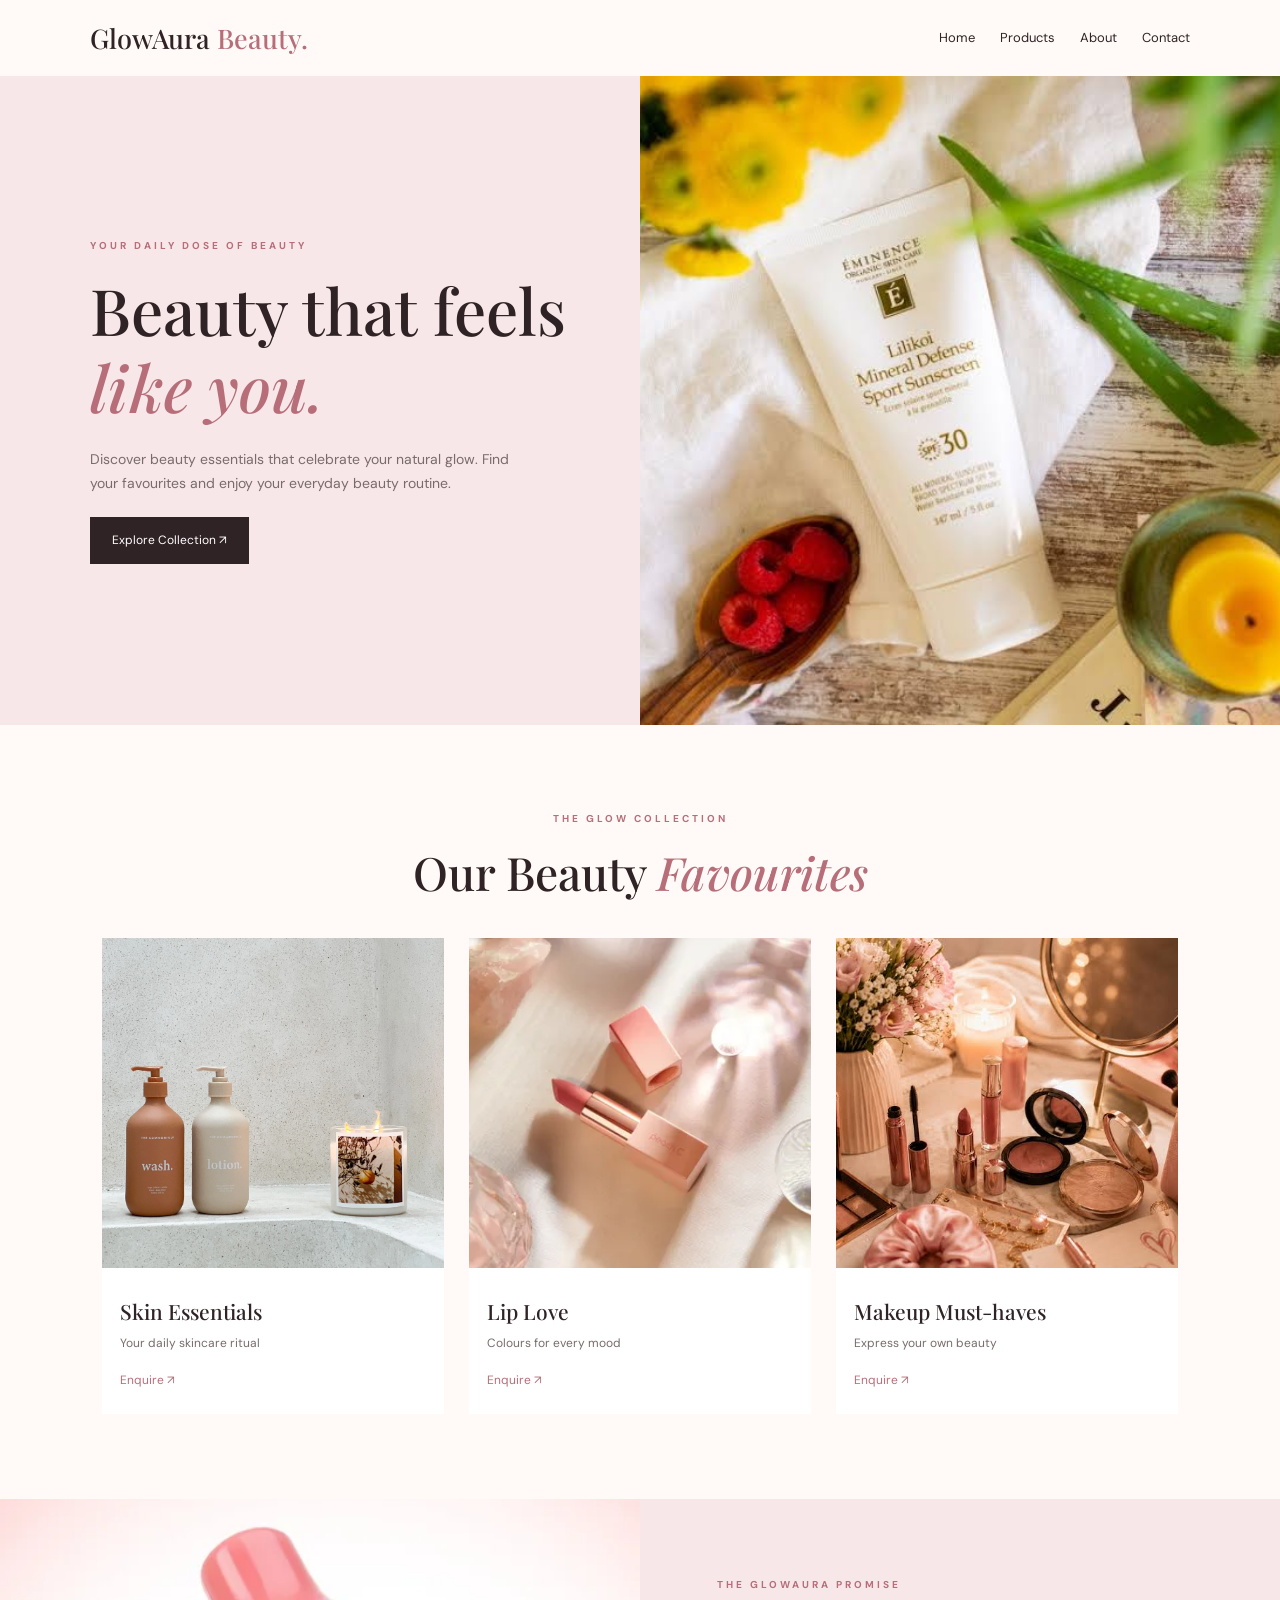
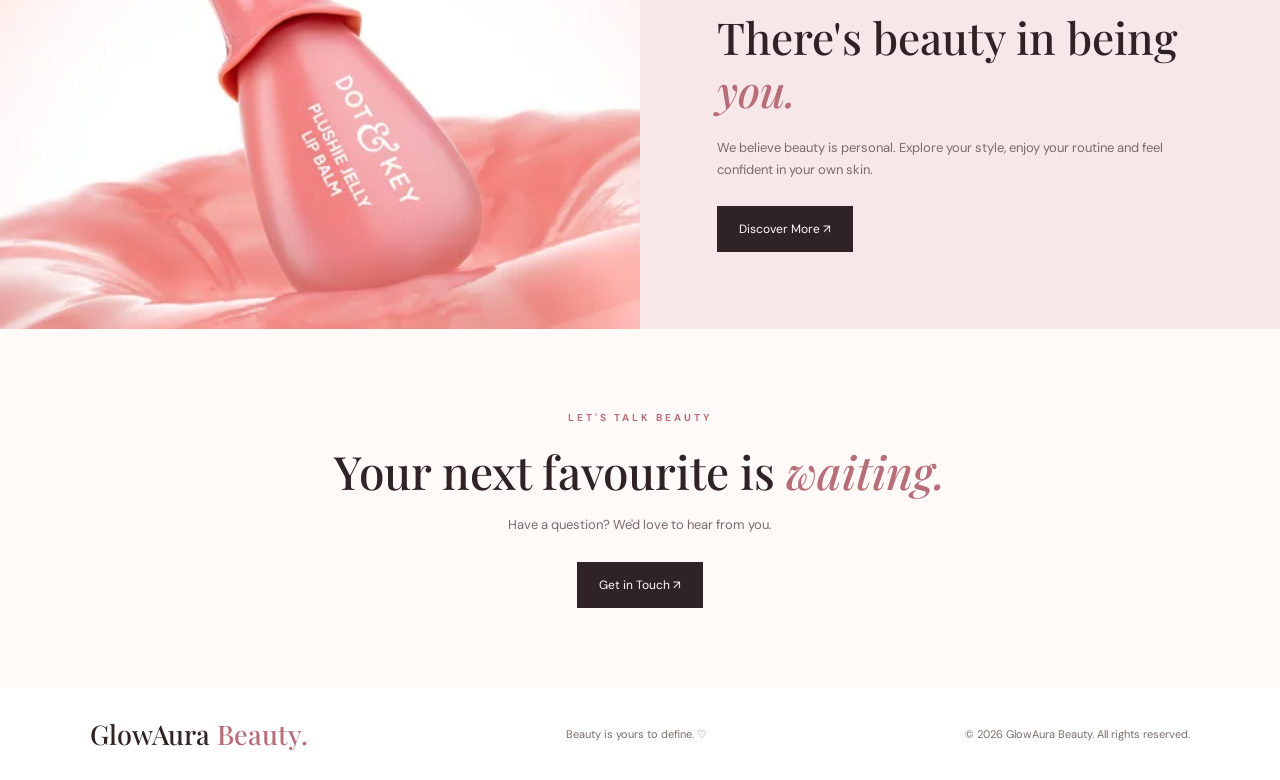
<file: index.html>
<!DOCTYPE html>
<html lang="en">
<head>
    <meta charset="UTF-8">
    <meta name="viewport" content="width=device-width, initial-scale=1.0">
    <title>GlowAura Beauty</title>
    <link rel="stylesheet" href="style.css">
</head>
<body>

<header>
    <h2 class="logo">GlowAura <span>Beauty.</span></h2>
    <nav>
        <a href="#home">Home</a>
        <a href="#products">Products</a>
        <a href="#about">About</a>
        <a href="#contact">Contact</a>
    </nav>
</header>

<section class="hero" id="home">
    <div class="hero-text">
        <p class="tag">YOUR DAILY DOSE OF BEAUTY</p>
        <h1>Beauty that feels <em>like you.</em></h1>
        <p>Discover beauty essentials that celebrate your natural glow.
        Find your favourites and enjoy your everyday beauty routine.</p>
        <a href="#products" class="btn">Explore Collection ↗</a>
    </div>

    <div class="hero-img">
        <img src="sunscreen.jfif"
             alt="Skincare collection">
    </div>
</section>

<section class="products" id="products">
    <p class="tag">THE GLOW COLLECTION</p>
    <h2>Our Beauty <em>Favourites</em></h2>

    <div class="product-grid">
        <div class="card">
            <img src="bodylotion.webp"
                 alt="Skincare products">
            <h3>Skin Essentials</h3>
            <p>Your daily skincare ritual</p>
            <a href="#contact">Enquire ↗</a>
        </div>

        <div class="card">
            <img src="lipstick.webp"
                 alt="Lipstick collection">
            <h3>Lip Love</h3>
            <p>Colours for every mood</p>
            <a href="#contact">Enquire ↗</a>
        </div>

        <div class="card">
            <img src="images.jfif"
                 alt="Makeup products">
            <h3>Makeup Must-haves</h3>
            <p>Express your own beauty</p>
            <a href="#contact">Enquire ↗</a>
        </div>
    </div>
</section>

<section class="about" id="about">
    <img src="doct and key.webp"
         alt="Luxury cosmetics">
    <div>
        <p class="tag">THE GLOWAURA PROMISE</p>
        <h2>There's beauty in being <em>you.</em></h2>
        <p>We believe beauty is personal. Explore your style,
        enjoy your routine and feel confident in your own skin.</p>
        <a href="#products" class="btn">Discover More ↗</a>
    </div>
</section>

<section class="contact" id="contact">
    <p class="tag">LET'S TALK BEAUTY</p>
    <h2>Your next favourite is <em>waiting.</em></h2>
    <p>Have a question? We'd love to hear from you.</p>
    <a href="mailto:hello@glowaurabeauty.com" class="btn">
        Get in Touch ↗
    </a>
</section>

<footer>
    <h2 class="logo">GlowAura <span>Beauty.</span></h2>
    <p>Beauty is yours to define. ♡</p>
    <p>© 2026 GlowAura Beauty. All rights reserved.</p>
</footer>

</body>
</html>
</file>
<file: style.css>
@import url('https://fonts.googleapis.com/css2?family=DM+Sans:wght@400;500;600;700&family=Playfair+Display:wght@500;600;700&display=swap');

:root {
    --pink: #f7e7e8;
    --rose: #b76e79;
    --cream: #fffaf7;
    --dark: #302326;
    --muted: #796b6c;
}

* {
    margin: 0;
    padding: 0;
    box-sizing: border-box;
}

html {
    scroll-behavior: smooth;
}

body {
    font-family: 'DM Sans', sans-serif;
    color: var(--dark);
    background: var(--cream);
    line-height: 1.7;
}

a {
    text-decoration: none;
    color: inherit;
}

header {
    padding: 22px 7%;
    display: flex;
    align-items: center;
    justify-content: space-between;
    gap: 20px;
    background: var(--cream);
}

.logo {
    font-family: 'Playfair Display', serif;
    font-size: 27px;
}

.logo span {
    color: var(--rose);
}

nav {
    display: flex;
    gap: 25px;
}

nav a {
    font-size: 13px;
    transition: color 0.3s;
}

nav a:hover {
    color: var(--rose);
}

.hero {
    display: grid;
    grid-template-columns: 1fr 1fr;
    background: var(--pink);
    min-height: 520px;
}

.hero-text {
    padding: 65px 10% 65px 14%;
    display: flex;
    flex-direction: column;
    justify-content: center;
    align-items: flex-start;
}

.tag {
    color: var(--rose);
    font-size: 10px;
    font-weight: 700;
    letter-spacing: 3px;
    margin-bottom: 18px;
}

h1, h2 {
    font-family: 'Playfair Display', serif;
    font-weight: 500;
    line-height: 1.2;
}

h1 {
    font-size: clamp(40px, 5vw, 65px);
}

h1 em, h2 em {
    color: var(--rose);
}

.hero-text > p:not(.tag) {
    margin: 22px 0;
    max-width: 420px;
    font-size: 14px;
    color: var(--muted);
}

.hero-img {
    min-height: 450px;
}

.hero-img img {
    width: 100%;
    height: 100%;
    object-fit: cover;
}

.btn {
    display: inline-block;
    padding: 13px 22px;
    background: var(--dark);
    color: white;
    font-size: 12px;
    transition: 0.3s;
}

.btn:hover {
    background: var(--rose);
    transform: translateY(-2px);
}

.products {
    padding: 85px 8%;
    text-align: center;
}

.products h2 {
    font-size: clamp(32px, 4vw, 46px);
    margin-bottom: 38px;
}

.product-grid {
    display: grid;
    grid-template-columns: repeat(3, minmax(0, 1fr));
    gap: 25px;
    text-align: left;
}

.card {
    background: white;
    padding-bottom: 22px;
    overflow: hidden;
}

.card img {
    width: 100%;
    height: 330px;
    object-fit: cover;
    transition: transform 0.5s;
}

.card:hover img {
    transform: scale(1.04);
}

.card h3 {
    font-family: 'Playfair Display', serif;
    font-size: 21px;
    font-weight: 500;
    margin: 18px 18px 3px;
}

.card p {
    margin: 0 18px 12px;
    color: var(--muted);
    font-size: 12px;
}

.card a {
    margin-left: 18px;
    font-size: 12px;
    color: var(--rose);
}

.about {
    display: grid;
    grid-template-columns: 1fr 1fr;
    align-items: center;
    background: var(--pink);
}

.about img {
    width: 100%;
    height: 430px;
    object-fit: cover;
}

.about div {
    padding: 50px 12%;
}

.about h2 {
    font-size: clamp(30px, 4vw, 44px);
}

.about div > p:not(.tag) {
    margin: 20px 0 25px;
    color: var(--muted);
    font-size: 13px;
}

.contact {
    padding: 80px 20px;
    text-align: center;
}

.contact h2 {
    font-size: clamp(32px, 4vw, 46px);
}

.contact > p:not(.tag) {
    margin: 15px 0 25px;
    color: var(--muted);
    font-size: 13px;
}

footer {
    padding: 30px 7%;
    display: flex;
    justify-content: space-between;
    align-items: center;
    flex-wrap: wrap;
    gap: 15px;
    background: white;
}

footer p {
    font-size: 11px;
    color: var(--muted);
}

/* Responsive design */
@media (max-width: 800px) {
    header {
        flex-direction: column;
    }

    nav {
        justify-content: center;
        flex-wrap: wrap;
        gap: 15px;
    }

    .hero {
        grid-template-columns: 1fr;
    }

    .hero-text {
        padding: 55px 8%;
    }

    .hero-img {
        height: 350px;
        min-height: 0;
    }

    .product-grid {
        grid-template-columns: 1fr 1fr;
    }

    .card img {
        height: 280px;
    }

    .about {
        grid-template-columns: 1fr;
    }

    .about img {
        height: 350px;
    }

    .about div {
        padding: 45px 8%;
    }
}

@media (max-width: 500px) {
    .product-grid {
        grid-template-columns: 1fr;
    }

    .card img {
        height: 350px;
    }

    .products {
        padding: 60px 6%;
    }

    footer {
        flex-direction: column;
        text-align: center;
    }
}
</file>
